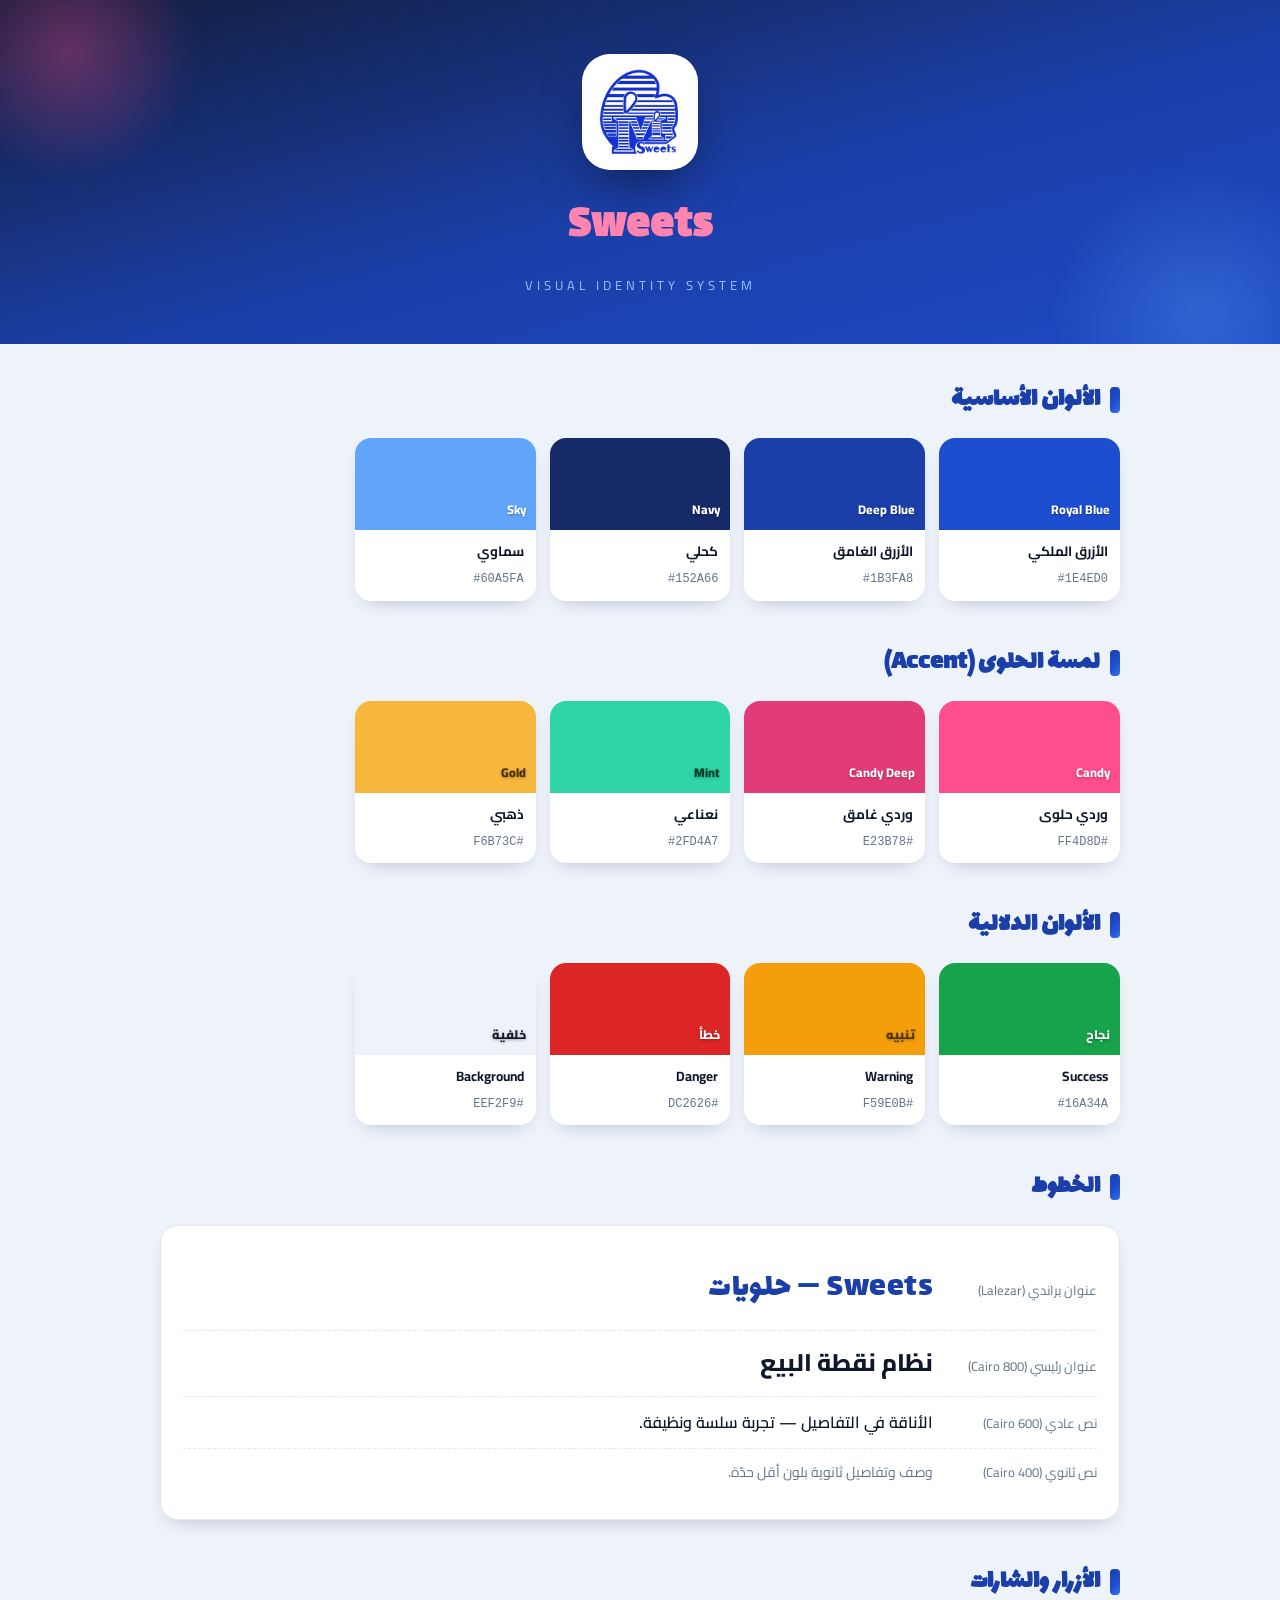
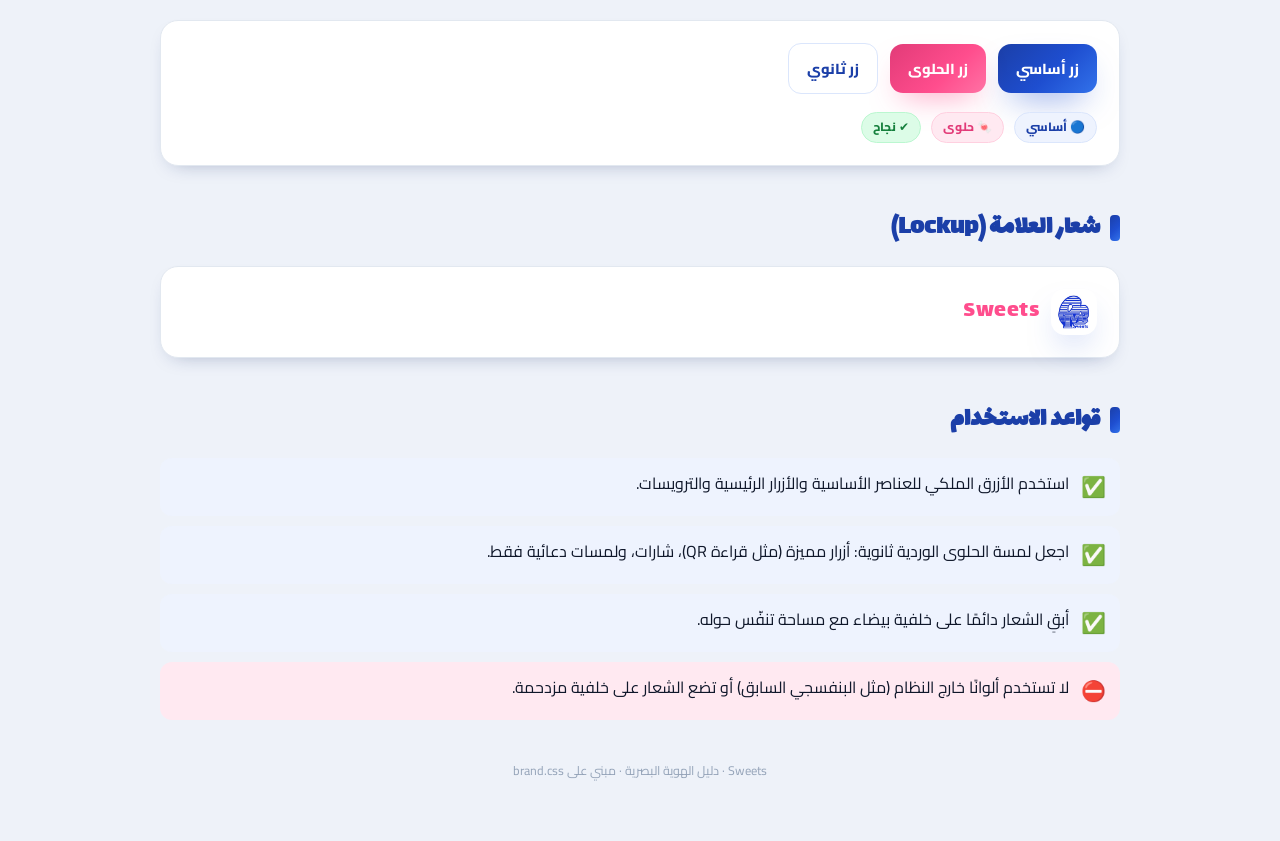
<file: BMSMobile/app/src/main/assets/www/brand.html>
<!DOCTYPE html>
<html lang="ar" dir="rtl">
<head>
<meta charset="UTF-8" />
<meta name="viewport" content="width=device-width, initial-scale=1.0" />
<title>Sweets — دليل الهوية البصرية</title>
<meta name="theme-color" content="#1e4ed0" />
<link rel="icon" type="image/png" href="icon-192.png" />
<link rel="stylesheet" href="brand.css" />
<style>
  *{box-sizing:border-box;margin:0;padding:0;}
  body{ font-family:var(--br-font); background:var(--br-bg); color:var(--br-ink); line-height:1.7; }
  .hero{ background:var(--br-grad-deep); color:#fff; padding:54px 24px 48px; text-align:center; position:relative; overflow:hidden; }
  .hero::before,.hero::after{ content:""; position:absolute; border-radius:50%; filter:blur(8px); }
  .hero::before{ width:260px;height:260px; background:radial-gradient(circle,rgba(255,77,141,.35),transparent 70%); top:-80px; left:-60px; }
  .hero::after{ width:300px;height:300px; background:radial-gradient(circle,rgba(96,165,250,.3),transparent 70%); bottom:-120px; right:-70px; }
  .hero-mark{ width:116px;height:116px;border-radius:28px;background:#fff;padding:12px;margin:0 auto 18px;
    display:flex;align-items:center;justify-content:center;box-shadow:0 22px 50px -14px rgba(0,0,0,.5);position:relative;z-index:2; }
  .hero-mark img{ width:100%;height:100%;object-fit:contain; }
  .hero h1{ font-family:var(--br-font-display); font-size:46px; letter-spacing:1px; position:relative; z-index:2; }
  .hero h1 .sw{ color:var(--br-candy-light); }
  .hero p{ color:var(--br-sky-light); margin-top:8px; letter-spacing:4px; text-transform:uppercase; font-size:13px; position:relative; z-index:2; }
  .wrap{ max-width:1000px; margin:0 auto; padding:34px 20px 60px; }
  section{ margin-bottom:40px; }
  h2.sec{ font-family:var(--br-font-display); font-size:26px; color:var(--br-blue-700); margin-bottom:16px;
    display:flex; align-items:center; gap:10px; }
  h2.sec::before{ content:""; width:10px; height:26px; border-radius:4px; background:var(--br-grad-blue); }
  .grid{ display:grid; gap:14px; }
  .cols-4{ grid-template-columns:repeat(auto-fill,minmax(160px,1fr)); }
  .cols-2{ grid-template-columns:repeat(auto-fill,minmax(260px,1fr)); }
  .swatch{ border-radius:16px; overflow:hidden; box-shadow:var(--br-shadow-sm); background:#fff; }
  .swatch .chip{ height:92px; display:flex; align-items:flex-end; padding:10px; color:#fff; font-weight:800; font-size:12.5px; text-shadow:0 1px 3px rgba(0,0,0,.3); }
  .swatch .meta{ padding:10px 12px; }
  .swatch .meta b{ display:block; font-size:13.5px; }
  .swatch .meta code{ font-size:12px; color:var(--br-muted); font-family:ui-monospace,monospace; }
  .card-box{ background:#fff; border:1px solid var(--br-line); border-radius:18px; padding:22px; box-shadow:var(--br-shadow-sm); }
  .type-row{ display:flex; align-items:baseline; gap:14px; flex-wrap:wrap; padding:12px 0; border-bottom:1px dashed var(--br-line); }
  .type-row:last-child{ border-bottom:0; }
  .type-row .lbl{ width:150px; color:var(--br-muted); font-size:13px; }
  .btns{ display:flex; gap:12px; flex-wrap:wrap; align-items:center; }
  .foot{ text-align:center; color:var(--br-faint); font-size:12.5px; margin-top:30px; }
  .rule{ display:flex; gap:12px; padding:12px 14px; border-radius:12px; background:var(--br-blue-050); margin-bottom:10px; }
  .rule .ic{ font-size:20px; }
  .rule.bad{ background:var(--br-candy-050); }
  .pill-row{ display:flex; gap:10px; flex-wrap:wrap; }
</style>
</head>
<body>

<div class="hero">
  <div class="hero-mark"><img src="logo.png" alt="Sweets" /></div>
  <h1><span class="sw">Sweets</span></h1>
  <p>Visual Identity System</p>
</div>

<div class="wrap">

  <section>
    <h2 class="sec">الألوان الأساسية</h2>
    <div class="grid cols-4">
      <div class="swatch"><div class="chip" style="background:#1e4ed0">Royal Blue</div><div class="meta"><b>الأزرق الملكي</b><code>#1E4ED0</code></div></div>
      <div class="swatch"><div class="chip" style="background:#1b3fa8">Deep Blue</div><div class="meta"><b>الأزرق الغامق</b><code>#1B3FA8</code></div></div>
      <div class="swatch"><div class="chip" style="background:#152a66">Navy</div><div class="meta"><b>كحلي</b><code>#152A66</code></div></div>
      <div class="swatch"><div class="chip" style="background:#60a5fa">Sky</div><div class="meta"><b>سماوي</b><code>#60A5FA</code></div></div>
    </div>
  </section>

  <section>
    <h2 class="sec">لمسة الحلوى (Accent)</h2>
    <div class="grid cols-4">
      <div class="swatch"><div class="chip" style="background:#ff4d8d">Candy</div><div class="meta"><b>وردي حلوى</b><code>#FF4D8D</code></div></div>
      <div class="swatch"><div class="chip" style="background:#e23b78">Candy Deep</div><div class="meta"><b>وردي غامق</b><code>#E23B78</code></div></div>
      <div class="swatch"><div class="chip" style="background:#2fd4a7;color:#063b2c">Mint</div><div class="meta"><b>نعناعي</b><code>#2FD4A7</code></div></div>
      <div class="swatch"><div class="chip" style="background:#f6b73c;color:#4a2f00">Gold</div><div class="meta"><b>ذهبي</b><code>#F6B73C</code></div></div>
    </div>
  </section>

  <section>
    <h2 class="sec">الألوان الدلالية</h2>
    <div class="grid cols-4">
      <div class="swatch"><div class="chip" style="background:#16a34a">نجاح</div><div class="meta"><b>Success</b><code>#16A34A</code></div></div>
      <div class="swatch"><div class="chip" style="background:#f59e0b;color:#4a2f00">تنبيه</div><div class="meta"><b>Warning</b><code>#F59E0B</code></div></div>
      <div class="swatch"><div class="chip" style="background:#dc2626">خطأ</div><div class="meta"><b>Danger</b><code>#DC2626</code></div></div>
      <div class="swatch"><div class="chip" style="background:#eef2f9;color:#0f172a">خلفية</div><div class="meta"><b>Background</b><code>#EEF2F9</code></div></div>
    </div>
  </section>

  <section>
    <h2 class="sec">الخطوط</h2>
    <div class="card-box">
      <div class="type-row"><span class="lbl">عنوان براندي (Lalezar)</span><span class="br-display" style="font-size:34px;color:var(--br-blue-700)">Sweets — حلويات</span></div>
      <div class="type-row"><span class="lbl">عنوان رئيسي (Cairo 800)</span><span style="font-size:24px;font-weight:800">نظام نقطة البيع</span></div>
      <div class="type-row"><span class="lbl">نص عادي (Cairo 600)</span><span style="font-size:16px;font-weight:600">الأناقة في التفاصيل — تجربة سلسة ونظيفة.</span></div>
      <div class="type-row"><span class="lbl">نص ثانوي (Cairo 400)</span><span style="font-size:14px;color:var(--br-muted)">وصف وتفاصيل ثانوية بلون أقل حدّة.</span></div>
    </div>
  </section>

  <section>
    <h2 class="sec">الأزرار والشارات</h2>
    <div class="card-box">
      <div class="btns" style="margin-bottom:18px">
        <button class="br-btn">زر أساسي</button>
        <button class="br-btn candy">زر الحلوى</button>
        <button class="br-btn ghost">زر ثانوي</button>
      </div>
      <div class="pill-row">
        <span class="br-badge">🔵 أساسي</span>
        <span class="br-badge candy">🍬 حلوى</span>
        <span class="br-badge ok">✔ نجاح</span>
      </div>
    </div>
  </section>

  <section>
    <h2 class="sec">شعار العلامة (Lockup)</h2>
    <div class="card-box" style="display:flex;gap:30px;flex-wrap:wrap;align-items:center">
      <span class="br-lockup"><img src="logo.png" class="br-mark" alt="Sweets" /><span class="br-name"><span class="br-sweets">Sweets</span></span></span>
    </div>
  </section>

  <section>
    <h2 class="sec">قواعد الاستخدام</h2>
    <div class="rule"><span class="ic">✅</span><div>استخدم الأزرق الملكي للعناصر الأساسية والأزرار الرئيسية والترويسات.</div></div>
    <div class="rule"><span class="ic">✅</span><div>اجعل لمسة الحلوى الوردية ثانوية: أزرار مميزة (مثل قراءة QR)، شارات، ولمسات دعائية فقط.</div></div>
    <div class="rule"><span class="ic">✅</span><div>أبقِ الشعار دائمًا على خلفية بيضاء مع مساحة تنفّس حوله.</div></div>
    <div class="rule bad"><span class="ic">⛔</span><div>لا تستخدم ألوانًا خارج النظام (مثل البنفسجي السابق) أو تضع الشعار على خلفية مزدحمة.</div></div>
  </section>

  <div class="foot">Sweets · دليل الهوية البصرية · مبني على brand.css</div>
</div>

</body>
</html>
</file>
<file: BMSMobile/app/src/main/assets/www/brand.css>
/* =========================================================================
   Sweets — نظام الهوية البصرية الموحّد (Brand Design System)
   مصدر واحد للألوان والخطوط والمكوّنات عبر كل واجهات النظام.
   يُحمّل بعد باقي أنماط الصفحة لتوحيد المظهر دون كسر التخطيط.
   الهوية: أزرق ملكي + أبيض، مع لمسة حلوى وردية (candy).
   ========================================================================= */

@import url('https://fonts.googleapis.com/css2?family=Cairo:wght@400;500;600;700;800;900&family=Lalezar&display=swap');

:root{
  /* ---- الأزرق الملكي (اللون الأساسي من الشعار) ---- */
  --br-blue:#1e4ed0;
  --br-blue-050:#eef3fe;
  --br-blue-100:#dbe6fc;
  --br-blue-200:#bcd0f9;
  --br-blue-600:#1d4ed8;
  --br-blue-700:#1b3fa8;
  --br-blue-900:#152a66;
  --br-sky:#60a5fa;
  --br-sky-light:#93c5fd;

  /* ---- لمسة الحلوى (Candy accent) ---- */
  --br-candy:#ff4d8d;
  --br-candy-600:#e23b78;
  --br-candy-050:#ffe9f1;
  --br-candy-light:#ff85b0;
  --br-mint:#2fd4a7;
  --br-gold:#f6b73c;

  /* ---- المحايدات ---- */
  --br-ink:#0f172a;
  --br-ink-2:#1e293b;
  --br-muted:#64748b;
  --br-faint:#94a3b8;
  --br-line:#e2e8f0;
  --br-paper:#ffffff;
  --br-bg:#eef2f9;
  --br-bg-2:#f8fafc;

  /* ---- الألوان الدلالية ---- */
  --br-ok:#16a34a;
  --br-warn:#f59e0b;
  --br-danger:#dc2626;
  --br-info:#2563eb;

  /* ---- التدرّجات ---- */
  --br-grad-blue:linear-gradient(135deg,#1b3fa8 0%,#1e4ed0 55%,#3b82f6 120%);
  --br-grad-candy:linear-gradient(135deg,#e23b78 0%,#ff4d8d 60%,#ff85b0 120%);
  --br-grad-deep:linear-gradient(165deg,#111c3a 0%,#1b3fa8 55%,#1e4ed0 120%);
  --br-grad-sky:linear-gradient(135deg,#1e4ed0,#60a5fa);

  /* ---- تنسيق عام ---- */
  --br-radius:16px;
  --br-radius-sm:11px;
  --br-radius-lg:22px;
  --br-shadow:0 18px 40px -22px rgba(21,42,102,.45);
  --br-shadow-sm:0 8px 20px -12px rgba(21,42,102,.4);
  --br-shadow-blue:0 16px 34px -14px rgba(30,78,208,.6);
  --br-shadow-candy:0 14px 30px -12px rgba(255,77,141,.55);
  --br-ring:0 0 0 3px rgba(30,78,208,.22);
  --br-font:'Cairo',system-ui,'Segoe UI',Tahoma,sans-serif;
  --br-font-display:'Lalezar','Cairo',system-ui,sans-serif;
  --br-ease:cubic-bezier(.2,.8,.2,1);
}

/* =========================================================================
   أساسيات آمنة (إضافية ولا تكسر التخطيط)
   ========================================================================= */
html{ -webkit-text-size-adjust:100%; }
body{
  -webkit-font-smoothing:antialiased;
  -moz-osx-font-smoothing:grayscale;
  text-rendering:optimizeLegibility;
}

/* لون التحديد (انتقاء النص) */
::selection{ background:rgba(30,78,208,.18); color:var(--br-blue-900); }

/* حلقة تركيز موحّدة للوصولية */
:where(button,a,input,select,textarea,[tabindex]):focus-visible{
  outline:none;
  box-shadow:var(--br-ring);
  border-radius:10px;
}

/* شريط تمرير متناسق مع الهوية */
*{ scrollbar-width:thin; scrollbar-color:var(--br-blue-200) transparent; }
*::-webkit-scrollbar{ width:10px; height:10px; }
*::-webkit-scrollbar-track{ background:transparent; }
*::-webkit-scrollbar-thumb{
  background:linear-gradient(var(--br-blue-200),var(--br-blue-100));
  border-radius:20px; border:2px solid transparent; background-clip:padding-box;
}
*::-webkit-scrollbar-thumb:hover{ background:var(--br-sky); background-clip:padding-box; }

/* =========================================================================
   مكوّنات الهوية القابلة للاستخدام (منطاق class مخصصة)
   ========================================================================= */

/* خط عرضي للعناوين البراندية الكبيرة */
.br-display{ font-family:var(--br-font-display); letter-spacing:.5px; }

/* شعار + اسم (brand lockup) */
.br-lockup{ display:inline-flex; align-items:center; gap:12px; }
.br-lockup .br-mark{
  width:46px; height:46px; border-radius:14px; background:#fff; padding:5px;
  box-shadow:var(--br-shadow-blue); display:flex; align-items:center; justify-content:center;
  object-fit:contain;
}
.br-lockup .br-name{
  font-family:var(--br-font-display); font-size:24px; line-height:1; color:var(--br-blue);
  letter-spacing:.5px;
}
.br-lockup .br-name .br-sweets{ color:var(--br-candy); }

/* شارة براند */
.br-badge{
  display:inline-flex; align-items:center; gap:5px; font-weight:800; font-size:12px;
  padding:4px 11px; border-radius:999px; background:var(--br-blue-050); color:var(--br-blue-700);
  border:1px solid var(--br-blue-100);
}
.br-badge.candy{ background:var(--br-candy-050); color:var(--br-candy-600); border-color:#ffd0e0; }
.br-badge.ok{ background:#dcfce7; color:#15803d; border-color:#bbf7d0; }

/* أزرار الهوية */
.br-btn{
  font-family:var(--br-font); font-weight:800; font-size:14.5px; cursor:pointer;
  border:none; border-radius:13px; padding:11px 18px; color:#fff;
  background:var(--br-grad-blue); box-shadow:var(--br-shadow-blue);
  transition:transform .15s var(--br-ease), box-shadow .15s var(--br-ease), filter .15s;
}
.br-btn:hover{ transform:translateY(-1px); filter:brightness(1.05); }
.br-btn:active{ transform:translateY(0) scale(.98); }
.br-btn.candy{ background:var(--br-grad-candy); box-shadow:var(--br-shadow-candy); }
.br-btn.ghost{
  background:#fff; color:var(--br-blue-700); box-shadow:none;
  border:1.5px solid var(--br-blue-100);
}
.br-btn.ghost:hover{ background:var(--br-blue-050); }

/* بطاقة هوية */
.br-card{
  background:var(--br-paper); border:1px solid var(--br-line); border-radius:var(--br-radius);
  box-shadow:var(--br-shadow-sm);
}

/* شريط علوي براندي (زخرفي) */
.br-topbar-accent{ height:4px; width:100%; background:var(--br-grad-blue); }

/* =========================================================================
   تنسيقات توحيد آمنة لعناصر قائمة (ترقية المظهر)
   ========================================================================= */

/* توحيد زر قراءة QR على لمسة الحلوى (بدل البنفسجي الشاذ) */
.qr-scan-btn{
  background:var(--br-grad-candy) !important;
  box-shadow:var(--br-shadow-candy) !important;
}
.qr-scan-btn:hover{ filter:brightness(1.05); }
.qr-scan-frame{ border-color:var(--br-candy-light) !important; }
.qr-scan-line{ background:linear-gradient(90deg,transparent,var(--br-candy),transparent) !important; }
.qr-scan-status{ color:var(--br-candy-600) !important; }
.qr-video-wrap{ box-shadow:inset 0 0 0 2px rgba(255,77,141,.4) !important; }

/* تنسيق شاشة الترحيب (السبلاش) على الهوية الموحّدة */
.bm-splash .bm-brand{ font-family:var(--br-font-display) !important; }
.bm-splash .bm-tagline{ color:var(--br-candy-light) !important; }

/* لمسة حلوى خفيفة أسفل شعار السبلاش */
.bm-logo-wrap{ box-shadow:0 24px 60px -12px rgba(30,78,208,.65), 0 0 0 10px rgba(255,255,255,.06), 0 0 0 1px rgba(255,77,141,.25) !important; }

/* شعار الشركة داخل دائرة تسجيل الدخول */
.login-logo{ background:#fff !important; padding:12px; overflow:hidden; }
.login-logo img{ width:100%; height:100%; object-fit:contain; }
.login-title, #loginTitle{ color:var(--br-blue-700); }

/* طباعة: إخفاء الزخارف */
@media print{
  .br-topbar-accent, .qr-scan-btn{ display:none !important; }
}

/* =========================================================================
   جسر المتغيرات القديمة → هوية الموحّدة
   يعيد توجيه ألوان النظام القديمة إلى الأزرق الملكي للشعار (#1e4ed0)
   دون الحاجة لتعديل كل ملف على حدة. (يجب أن يُحمّل brand.css أخيرًا.)
   ========================================================================= */
:root{
  /* styles.css (شاشة الكاشير الرئيسية) */
  --primary:#1e4ed0;
  --primary-dark:#1b3fa8;
  --primary-light:#eef3fe;

  /* admin.css (لوحة التحكم) */
  --brand:#1e4ed0;
  --brand-d:#1b3fa8;
  --brand-grad:linear-gradient(135deg,#1b3fa8,#1e4ed0);
  --side-grad:linear-gradient(165deg,#111c3a 0%,#1b3fa8 55%,#1e4ed0 120%);
}
</file>
